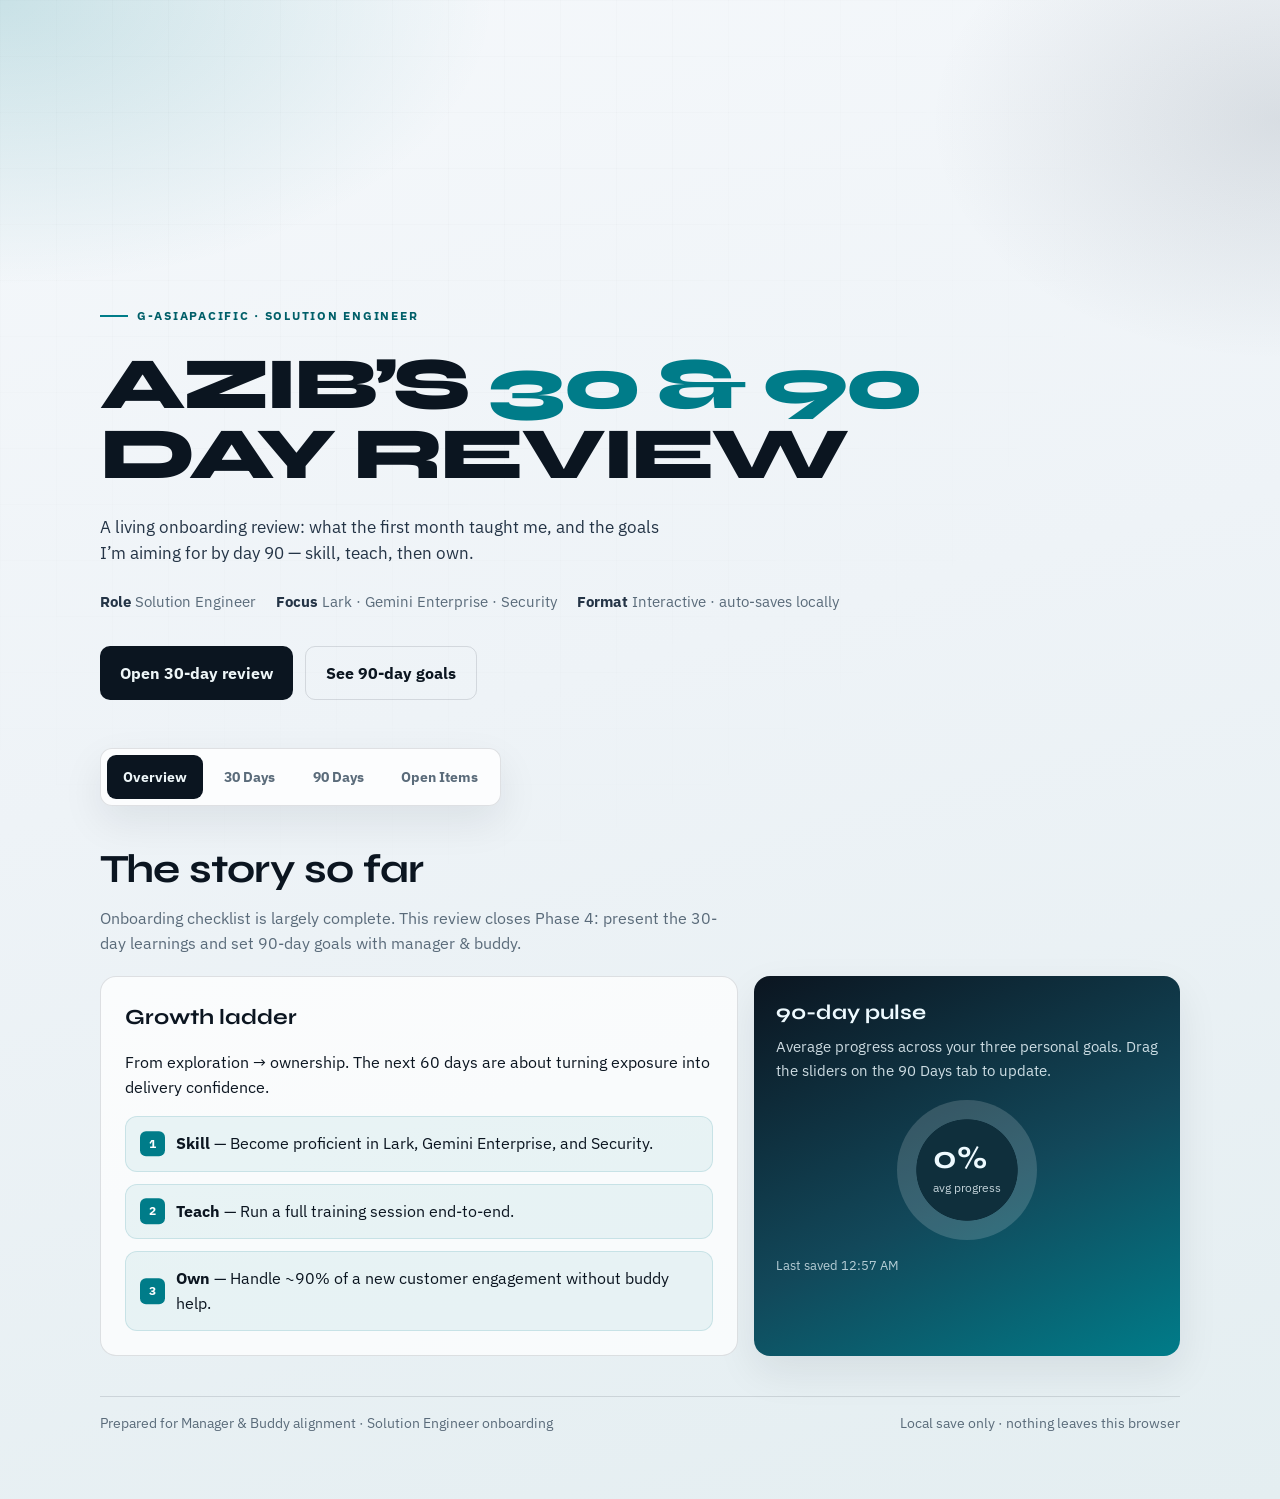
<file: index.html>
<!DOCTYPE html>
<html lang="en">
<head>
  <meta charset="UTF-8" />
  <meta name="viewport" content="width=device-width, initial-scale=1" />
  <title>Azib — 30 &amp; 90 Day Review</title>
  <link rel="preconnect" href="https://fonts.googleapis.com" />
  <link rel="preconnect" href="https://fonts.gstatic.com" crossorigin />
  <link href="https://fonts.googleapis.com/css2?family=IBM+Plex+Sans:wght@400;500;600;700&family=Syne:wght@600;700;800&display=swap" rel="stylesheet" />
  <style>
    :root {
      --ink: #0b1520;
      --ink-soft: #243446;
      --muted: #5a6b7a;
      --line: rgba(11, 21, 32, 0.12);
      --paper: #eef3f7;
      --surface: rgba(255, 255, 255, 0.72);
      --accent: #007c89;
      --accent-deep: #005f69;
      --signal: #e85d04;
      --good: #0f7a4c;
      --shadow: 0 16px 40px rgba(11, 21, 32, 0.08);
      --radius: 16px;
      --font-display: "Syne", sans-serif;
      --font-body: "IBM Plex Sans", sans-serif;
    }

    * { box-sizing: border-box; }
    html { scroll-behavior: smooth; }
    body {
      margin: 0;
      color: var(--ink);
      font-family: var(--font-body);
      background:
        radial-gradient(900px 520px at 0% 0%, rgba(0, 124, 137, 0.18), transparent 55%),
        radial-gradient(700px 480px at 100% 8%, rgba(36, 52, 70, 0.12), transparent 50%),
        linear-gradient(165deg, #f5f8fb 0%, var(--paper) 45%, #e4eef1 100%);
      min-height: 100vh;
      line-height: 1.55;
    }

    body::before {
      content: "";
      position: fixed;
      inset: 0;
      pointer-events: none;
      opacity: 0.4;
      background-image:
        linear-gradient(rgba(11, 21, 32, 0.035) 1px, transparent 1px),
        linear-gradient(90deg, rgba(11, 21, 32, 0.035) 1px, transparent 1px);
      background-size: 56px 56px;
      mask-image: radial-gradient(circle at 30% 20%, black 20%, transparent 75%);
    }

    .wrap {
      width: min(1080px, calc(100% - 2rem));
      margin: 0 auto;
      padding: 1.25rem 0 4rem;
      position: relative;
      z-index: 1;
    }

    /* Hero */
    .hero {
      min-height: min(88vh, 720px);
      display: grid;
      align-content: end;
      gap: 1.5rem;
      padding: 2rem 0 2.5rem;
      animation: rise 0.8s ease both;
    }

    .eyebrow {
      display: inline-flex;
      align-items: center;
      gap: 0.55rem;
      color: var(--accent-deep);
      font-size: 0.78rem;
      font-weight: 700;
      letter-spacing: 0.14em;
      text-transform: uppercase;
    }

    .eyebrow::before {
      content: "";
      width: 28px;
      height: 2px;
      background: var(--accent);
    }

    .hero h1 {
      margin: 0;
      font-family: var(--font-display);
      font-size: clamp(2.6rem, 7vw, 4.6rem);
      line-height: 0.95;
      letter-spacing: -0.045em;
      font-weight: 800;
      max-width: 12ch;
      text-transform: uppercase;
    }

    .hero h1 span {
      color: var(--accent);
    }

    .hero-lead {
      margin: 0;
      max-width: 36rem;
      font-size: 1.08rem;
      color: var(--ink-soft);
    }

    .hero-actions {
      display: flex;
      flex-wrap: wrap;
      gap: 0.75rem;
      margin-top: 0.5rem;
    }

    .btn {
      appearance: none;
      border: none;
      cursor: pointer;
      font: inherit;
      font-weight: 700;
      border-radius: 10px;
      padding: 0.85rem 1.25rem;
      transition: transform 0.2s ease, background 0.2s ease, color 0.2s ease, border-color 0.2s ease;
    }

    .btn:hover { transform: translateY(-1px); }
    .btn:active { transform: translateY(0); }

    .btn-primary {
      background: var(--ink);
      color: #eef6f8;
    }

    .btn-primary:hover { background: var(--accent-deep); }

    .btn-ghost {
      background: transparent;
      color: var(--ink);
      border: 1px solid var(--line);
    }

    .btn-ghost:hover {
      border-color: var(--accent);
      color: var(--accent-deep);
    }

    .meta-row {
      display: flex;
      flex-wrap: wrap;
      gap: 0.75rem 1.25rem;
      color: var(--muted);
      font-size: 0.92rem;
    }

    .meta-row strong { color: var(--ink-soft); font-weight: 700; }

    /* Sticky nav */
    .nav {
      position: sticky;
      top: 0.75rem;
      z-index: 20;
      display: flex;
      gap: 0.35rem;
      padding: 0.35rem;
      border-radius: 12px;
      background: rgba(255, 255, 255, 0.82);
      border: 1px solid var(--line);
      backdrop-filter: blur(14px);
      box-shadow: var(--shadow);
      width: fit-content;
      max-width: 100%;
      overflow-x: auto;
      margin: 0.5rem 0 2rem;
      animation: rise 0.9s ease 0.1s both;
    }

    .nav button {
      appearance: none;
      border: none;
      background: transparent;
      color: var(--muted);
      font: inherit;
      font-weight: 700;
      font-size: 0.9rem;
      padding: 0.7rem 1rem;
      border-radius: 9px;
      cursor: pointer;
      white-space: nowrap;
      transition: background 0.2s ease, color 0.2s ease;
    }

    .nav button[aria-selected="true"] {
      background: var(--ink);
      color: #eef6f8;
    }

    .nav button:hover:not([aria-selected="true"]) {
      color: var(--ink);
      background: rgba(19, 34, 28, 0.05);
    }

    section.panel {
      display: none;
      animation: fadeUp 0.45s ease both;
    }

    section.panel.active { display: block; }

    .section-head {
      margin-bottom: 1.25rem;
    }

    .section-head h2 {
      margin: 0 0 0.4rem;
      font-family: var(--font-display);
      font-size: clamp(1.8rem, 3.5vw, 2.5rem);
      letter-spacing: -0.02em;
    }

    .section-head p {
      margin: 0;
      color: var(--muted);
      max-width: 40rem;
    }

    /* Overview */
    .overview-grid {
      display: grid;
      grid-template-columns: 1.2fr 0.8fr;
      gap: 1rem;
    }

    @media (max-width: 820px) {
      .overview-grid { grid-template-columns: 1fr; }
    }

    .story {
      padding: 1.5rem;
      border-radius: var(--radius);
      background: var(--surface);
      border: 1px solid var(--line);
      backdrop-filter: blur(8px);
    }

    .story h3 {
      margin: 0 0 0.75rem;
      font-family: var(--font-display);
      font-size: 1.35rem;
    }

    .ladder {
      display: grid;
      gap: 0.75rem;
      margin: 1rem 0 0;
      padding: 0;
      list-style: none;
      counter-reset: step;
    }

    .ladder li {
      position: relative;
      padding: 0.9rem 1rem 0.9rem 3.1rem;
      border-radius: 12px;
      background: rgba(0, 124, 137, 0.07);
      border: 1px solid rgba(0, 124, 137, 0.14);
      counter-increment: step;
    }

    .ladder li::before {
      content: counter(step);
      position: absolute;
      left: 0.85rem;
      top: 50%;
      transform: translateY(-50%);
      width: 1.6rem;
      height: 1.6rem;
      border-radius: 6px;
      display: grid;
      place-items: center;
      background: var(--accent);
      color: white;
      font-size: 0.78rem;
      font-weight: 800;
    }

    .progress-box {
      padding: 1.35rem;
      border-radius: var(--radius);
      background: linear-gradient(155deg, #0b1520 0%, #12485a 55%, #007c89 100%);
      color: #eefaff;
      box-shadow: var(--shadow);
    }

    .progress-box h3 {
      margin: 0 0 0.35rem;
      font-family: var(--font-display);
      font-size: 1.3rem;
    }

    .progress-box p {
      margin: 0 0 1.1rem;
      opacity: 0.85;
      font-size: 0.95rem;
    }

    .ring-wrap {
      display: grid;
      place-items: center;
      margin: 0.5rem 0 1rem;
    }

    .ring {
      --p: 0;
      width: 140px;
      height: 140px;
      border-radius: 50%;
      background:
        radial-gradient(closest-side, #0f2f3c 72%, transparent 73% 100%),
        conic-gradient(#7fe0ea calc(var(--p) * 1%), rgba(255,255,255,0.16) 0);
      display: grid;
      place-items: center;
      transition: background 0.4s ease;
    }

    .ring strong {
      font-family: var(--font-display);
      font-size: 2rem;
      line-height: 1;
    }

    .ring span {
      display: block;
      font-size: 0.75rem;
      opacity: 0.8;
      margin-top: 0.25rem;
      text-align: center;
    }

    .save-note {
      font-size: 0.8rem;
      opacity: 0.75;
    }

    /* Accordion / interactive items */
    .stack { display: grid; gap: 0.75rem; }

    details.item {
      border-radius: 16px;
      background: var(--surface);
      border: 1px solid var(--line);
      overflow: hidden;
      transition: border-color 0.2s ease, transform 0.2s ease;
    }

    details.item[open] {
      border-color: rgba(0, 124, 137, 0.4);
    }

    details.item summary {
      list-style: none;
      cursor: pointer;
      padding: 1.1rem 1.2rem;
      display: grid;
      grid-template-columns: auto 1fr auto;
      gap: 0.85rem;
      align-items: center;
      font-weight: 700;
    }

    details.item summary::-webkit-details-marker { display: none; }

    .tag {
      font-size: 0.68rem;
      font-weight: 800;
      letter-spacing: 0.08em;
      text-transform: uppercase;
      color: var(--accent-deep);
      background: rgba(0, 124, 137, 0.12);
      padding: 0.35rem 0.55rem;
      border-radius: 6px;
    }

    .tag.warm {
      color: #9a3d00;
      background: rgba(232, 93, 4, 0.12);
    }

    .chev {
      width: 1.6rem;
      height: 1.6rem;
      border-radius: 50%;
      border: 1px solid var(--line);
      display: grid;
      place-items: center;
      transition: transform 0.25s ease;
      color: var(--muted);
      font-size: 0.85rem;
    }

    details.item[open] .chev { transform: rotate(180deg); }

    .item-body {
      padding: 0 1.2rem 1.2rem 1.2rem;
      color: var(--ink-soft);
      border-top: 1px solid transparent;
    }

    details.item[open] .item-body {
      border-top-color: var(--line);
      padding-top: 1rem;
    }

    .item-body textarea,
    .goal-note {
      width: 100%;
      margin-top: 0.75rem;
      min-height: 88px;
      resize: vertical;
      border-radius: 12px;
      border: 1px solid var(--line);
      background: rgba(255,255,255,0.7);
      padding: 0.8rem 0.9rem;
      font: inherit;
      color: var(--ink);
    }

    .item-body textarea:focus,
    .goal-note:focus,
    .range:focus-visible {
      outline: 2px solid rgba(0, 124, 137, 0.4);
      outline-offset: 2px;
    }

    /* Goals */
    .goal {
      padding: 1.25rem;
      border-radius: var(--radius);
      background: var(--surface);
      border: 1px solid var(--line);
    }

    .goal-top {
      display: flex;
      justify-content: space-between;
      gap: 1rem;
      align-items: flex-start;
      margin-bottom: 0.85rem;
    }

    .goal h3 {
      margin: 0;
      font-family: var(--font-display);
      font-size: 1.35rem;
    }

    .goal .pct {
      font-family: var(--font-display);
      font-size: 1.5rem;
      color: var(--accent-deep);
      min-width: 3.5rem;
      text-align: right;
    }

    .goal p {
      margin: 0 0 1rem;
      color: var(--muted);
    }

    .criteria {
      margin: 0 0 1rem;
      padding-left: 1.1rem;
      color: var(--ink-soft);
    }

    .criteria li { margin: 0.25rem 0; }

    .range {
      width: 100%;
      accent-color: var(--accent);
      cursor: pointer;
    }

    .goal-meta {
      display: flex;
      justify-content: space-between;
      margin-top: 0.35rem;
      font-size: 0.8rem;
      color: var(--muted);
    }

    /* Checklist */
    .check-list {
      display: grid;
      gap: 0.65rem;
    }

    .check {
      display: grid;
      grid-template-columns: auto 1fr;
      gap: 0.85rem;
      align-items: start;
      padding: 1rem 1.1rem;
      border-radius: 14px;
      background: var(--surface);
      border: 1px solid var(--line);
      cursor: pointer;
      transition: border-color 0.2s ease, background 0.2s ease;
    }

    .check:hover { border-color: rgba(0, 124, 137, 0.35); }

    .check input {
      width: 1.15rem;
      height: 1.15rem;
      margin-top: 0.15rem;
      accent-color: var(--accent);
      cursor: pointer;
    }

    .check.done {
      background: rgba(31, 122, 77, 0.08);
      border-color: rgba(31, 122, 77, 0.22);
    }

    .check.done .check-title {
      text-decoration: line-through;
      opacity: 0.7;
    }

    .check-title {
      font-weight: 700;
      margin: 0 0 0.2rem;
    }

    .check-desc {
      margin: 0;
      color: var(--muted);
      font-size: 0.92rem;
    }

    .toolbar {
      display: flex;
      flex-wrap: wrap;
      gap: 0.6rem;
      margin-top: 1.5rem;
    }

    .toast {
      position: fixed;
      bottom: 1.25rem;
      right: 1.25rem;
      background: var(--ink);
      color: #eef6f8;
      padding: 0.75rem 1rem;
      border-radius: 10px;
      font-size: 0.9rem;
      font-weight: 600;
      opacity: 0;
      transform: translateY(8px);
      pointer-events: none;
      transition: opacity 0.25s ease, transform 0.25s ease;
      z-index: 50;
    }

    .toast.show {
      opacity: 1;
      transform: translateY(0);
    }

    footer {
      margin-top: 2.5rem;
      padding-top: 1rem;
      border-top: 1px solid var(--line);
      color: var(--muted);
      font-size: 0.85rem;
      display: flex;
      justify-content: space-between;
      gap: 1rem;
      flex-wrap: wrap;
    }

    @keyframes rise {
      from { opacity: 0; transform: translateY(18px); }
      to { opacity: 1; transform: translateY(0); }
    }

    @keyframes fadeUp {
      from { opacity: 0; transform: translateY(10px); }
      to { opacity: 1; transform: translateY(0); }
    }

    @media print {
      body::before, .nav, .toolbar, .toast, .hero-actions { display: none !important; }
      .hero { min-height: auto; padding-bottom: 1rem; }
      section.panel { display: block !important; page-break-inside: avoid; margin-bottom: 1.5rem; }
      details.item { break-inside: avoid; }
      details.item[open] .item-body, .item-body { display: block !important; }
    }
  </style>
</head>
<body>
  <div class="wrap">
    <header class="hero">
      <div class="eyebrow">G-Asiapacific · Solution Engineer</div>
      <h1>Azib’s <span>30 &amp; 90</span> day review</h1>
      <p class="hero-lead">
        A living onboarding review: what the first month taught me, and the goals I’m aiming for by day 90 — skill, teach, then own.
      </p>
      <div class="meta-row">
        <div><strong>Role</strong> Solution Engineer</div>
        <div><strong>Focus</strong> Lark · Gemini Enterprise · Security</div>
        <div><strong>Format</strong> Interactive · auto-saves locally</div>
      </div>
      <div class="hero-actions">
        <button class="btn btn-primary" type="button" data-jump="thirty">Open 30-day review</button>
        <button class="btn btn-ghost" type="button" data-jump="ninety">See 90-day goals</button>
      </div>
    </header>

    <nav class="nav" role="tablist" aria-label="Review sections">
      <button type="button" role="tab" aria-selected="true" data-tab="overview">Overview</button>
      <button type="button" role="tab" aria-selected="false" data-tab="thirty">30 Days</button>
      <button type="button" role="tab" aria-selected="false" data-tab="ninety">90 Days</button>
      <button type="button" role="tab" aria-selected="false" data-tab="open">Open Items</button>
    </nav>

    <section id="overview" class="panel active" role="tabpanel">
      <div class="section-head">
        <h2>The story so far</h2>
        <p>Onboarding checklist is largely complete. This review closes Phase 4: present the 30-day learnings and set 90-day goals with manager &amp; buddy.</p>
      </div>
      <div class="overview-grid">
        <div class="story">
          <h3>Growth ladder</h3>
          <p>From exploration → ownership. The next 60 days are about turning exposure into delivery confidence.</p>
          <ol class="ladder">
            <li><strong>Skill</strong> — Become proficient in Lark, Gemini Enterprise, and Security.</li>
            <li><strong>Teach</strong> — Run a full training session end-to-end.</li>
            <li><strong>Own</strong> — Handle ~90% of a new customer engagement without buddy help.</li>
          </ol>
        </div>
        <aside class="progress-box">
          <h3>90-day pulse</h3>
          <p>Average progress across your three personal goals. Drag the sliders on the 90 Days tab to update.</p>
          <div class="ring-wrap">
            <div class="ring" id="avgRing" style="--p: 0">
              <div>
                <strong id="avgPct">0%</strong>
                <span>avg progress</span>
              </div>
            </div>
          </div>
          <div class="save-note" id="saveStatus">Progress saves in this browser.</div>
        </aside>
      </div>
    </section>

    <section id="thirty" class="panel" role="tabpanel">
      <div class="section-head">
        <h2>30-day review</h2>
        <p>What I learned, one challenge, one idea — plus thanks to my buddy. Expand each point and add notes before presenting.</p>
      </div>
      <div class="stack">
        <details class="item" open>
          <summary>
            <span class="tag">Learned</span>
            <span>Adapt fast or fall behind</span>
            <span class="chev" aria-hidden="true">▾</span>
          </summary>
          <div class="item-body">
            <p>The pace of SE work is high. Staying curious and adjusting quickly isn’t optional — it’s the job. Month one was about absorbing Lark, Gemini Enterprise, and Security while keeping pace with live customer work.</p>
            <label for="note-adapt"><strong>My example / notes</strong></label>
            <textarea id="note-adapt" data-key="note-adapt" placeholder="Add one concrete moment where you adapted quickly…"></textarea>
          </div>
        </details>

        <details class="item">
          <summary>
            <span class="tag">Learned</span>
            <span>Deep exploration: Lark + GE + Security</span>
            <span class="chev" aria-hidden="true">▾</span>
          </summary>
          <div class="item-body">
            <p><strong>Can do now:</strong> Lark admin fundamentals, demo env setup, Base basics, migration practice, support cases, certification progress, customer call participation.</p>
            <p><strong>Still building:</strong> GWS Security Health Checklist depth, Gemini Enterprise demo confidence.</p>
            <label for="note-explore"><strong>Highlight one win</strong></label>
            <textarea id="note-explore" data-key="note-explore" placeholder="e.g. first independent ticket, demo env, certification…"></textarea>
          </div>
        </details>

        <details class="item">
          <summary>
            <span class="tag warm">People</span>
            <span>Grateful for a helpful buddy</span>
            <span class="chev" aria-hidden="true">▾</span>
          </summary>
          <div class="item-body">
            <p>Buddy support accelerated the learning curve — especially on live deployments, ticket handling, and understanding how we work with customers day to day.</p>
            <label for="note-buddy"><strong>What my buddy unlocked for me</strong></label>
            <textarea id="note-buddy" data-key="note-buddy" placeholder="Be specific — shadowing, feedback, a tough ticket walkthrough…"></textarea>
          </div>
        </details>

        <details class="item">
          <summary>
            <span class="tag warm">Challenge</span>
            <span>Communications must level up</span>
            <span class="chev" aria-hidden="true">▾</span>
          </summary>
          <div class="item-body">
            <p>Technical skill alone isn’t enough. Clear updates to manager, crisp customer explanations, and confident call presence are the next muscle to build.</p>
            <label for="note-coms"><strong>My action for next 60 days</strong></label>
            <textarea id="note-coms" data-key="note-coms" placeholder="e.g. weekly written updates, rehearse demos, ask for feedback after calls…"></textarea>
          </div>
        </details>

        <details class="item">
          <summary>
            <span class="tag">Idea</span>
            <span>First innovation seed</span>
            <span class="chev" aria-hidden="true">▾</span>
          </summary>
          <div class="item-body">
            <p>Checklist item still open: submit a Lark innovation idea — use case, Base workflow, or automation proposal.</p>
            <label for="note-idea"><strong>Innovation idea draft</strong></label>
            <textarea id="note-idea" data-key="note-idea" placeholder="Describe the problem, who it helps, and a simple Lark/Base approach…"></textarea>
          </div>
        </details>
      </div>
    </section>

    <section id="ninety" class="panel" role="tabpanel">
      <div class="section-head">
        <h2>90-day personal goals</h2>
        <p>Three measurable targets. Drag each slider as you progress — it updates the overview ring and saves locally.</p>
      </div>
      <div class="stack">
        <article class="goal" data-goal="skill">
          <div class="goal-top">
            <h3>1. Proficient in Lark + GE + Security</h3>
            <div class="pct" data-pct>0%</div>
          </div>
          <p>Move from exploration to reliable delivery confidence across the stack.</p>
          <ul class="criteria">
            <li>Close remaining Security Health Checklist practice</li>
            <li>Deliver a 5-min internal GWS AI / Gemini feature demo</li>
            <li>Handle common Lark + Security scenarios with less buddy backup</li>
          </ul>
          <input class="range" type="range" min="0" max="100" step="5" value="0" aria-label="Skill goal progress" />
          <div class="goal-meta"><span>Just started</span><span>Proficient</span></div>
          <textarea class="goal-note" data-key="goal-skill-note" placeholder="Milestones / evidence…"></textarea>
        </article>

        <article class="goal" data-goal="teach">
          <div class="goal-top">
            <h3>2. Conduct training A → Z</h3>
            <div class="pct" data-pct>0%</div>
          </div>
          <p>Own a full training delivery — prep, facilitate, follow-up — not just sit in.</p>
          <ul class="criteria">
            <li>Scope: first delivery as internal enablement or customer workshop</li>
            <li>Prepare agenda, demo env, and handout/runbook</li>
            <li>Facilitate end-to-end and collect feedback</li>
          </ul>
          <input class="range" type="range" min="0" max="100" step="5" value="0" aria-label="Training goal progress" />
          <div class="goal-meta"><span>Observing</span><span>Leading solo</span></div>
          <textarea class="goal-note" data-key="goal-teach-note" placeholder="Which training first? Target date…"></textarea>
        </article>

        <article class="goal" data-goal="own">
          <div class="goal-top">
            <h3>3. Own new customers ~90% without buddy</h3>
            <div class="pct" data-pct>0%</div>
          </div>
          <p>Be the primary technical owner for a new engagement, escalating only when needed.</p>
          <ul class="criteria">
            <li>Lead discovery / setup / support for the majority of the engagement</li>
            <li>Buddy as backup for edge cases &amp; commercial/escalation paths</li>
            <li>Document what “90%” looks like with manager alignment</li>
          </ul>
          <input class="range" type="range" min="0" max="100" step="5" value="0" aria-label="Ownership goal progress" />
          <div class="goal-meta"><span>Buddy-led</span><span>~90% independent</span></div>
          <textarea class="goal-note" data-key="goal-own-note" placeholder="Customer / engagement notes…"></textarea>
        </article>
      </div>
    </section>

    <section id="open" class="panel" role="tabpanel">
      <div class="section-head">
        <h2>Still open from checklist</h2>
        <p>Tick these off as you close them. They feed into a strong 30-day presentation and a clean path into day 90.</p>
      </div>
      <div class="check-list">
        <label class="check">
          <input type="checkbox" data-key="chk-security" />
          <div>
            <p class="check-title">Google Admin Security Health Checklist</p>
            <p class="check-desc">Complete for a sample customer environment.</p>
          </div>
        </label>
        <label class="check">
          <input type="checkbox" data-key="chk-demo" />
          <div>
            <p class="check-title">5-minute internal GWS AI feature demo</p>
            <p class="check-desc">Prepare and present one Gemini / Workspace AI feature to the team.</p>
          </div>
        </label>
        <label class="check">
          <input type="checkbox" data-key="chk-innovation" />
          <div>
            <p class="check-title">Submit first Lark innovation idea</p>
            <p class="check-desc">Use case, Base workflow, or automation proposal.</p>
          </div>
        </label>
        <label class="check">
          <input type="checkbox" data-key="chk-30review" />
          <div>
            <p class="check-title">Present 30-day review to Manager &amp; Buddy</p>
            <p class="check-desc">Learned · challenge · idea.</p>
          </div>
        </label>
        <label class="check">
          <input type="checkbox" data-key="chk-90goals" />
          <div>
            <p class="check-title">Align 90-day personal goals with Manager &amp; Buddy</p>
            <p class="check-desc">Get explicit buy-in on success criteria.</p>
          </div>
        </label>
      </div>

      <div class="toolbar">
        <button class="btn btn-primary" type="button" id="btnPrint">Print / Save as PDF</button>
        <button class="btn btn-ghost" type="button" id="btnReset">Reset saved progress</button>
      </div>
    </section>

    <footer>
      <div>Prepared for Manager &amp; Buddy alignment · Solution Engineer onboarding</div>
      <div>Local save only · nothing leaves this browser</div>
    </footer>
  </div>

  <div class="toast" id="toast" role="status" aria-live="polite">Saved</div>

  <script>
    const STORAGE_KEY = "azib-se-review-v1";
    const toast = document.getElementById("toast");
    let toastTimer;

    function load() {
      try {
        return JSON.parse(localStorage.getItem(STORAGE_KEY) || "{}");
      } catch {
        return {};
      }
    }

    function save(partial) {
      const next = { ...load(), ...partial };
      localStorage.setItem(STORAGE_KEY, JSON.stringify(next));
      toast.classList.add("show");
      clearTimeout(toastTimer);
      toastTimer = setTimeout(() => toast.classList.remove("show"), 1100);
      document.getElementById("saveStatus").textContent =
        "Last saved " + new Date().toLocaleTimeString([], { hour: "2-digit", minute: "2-digit" });
      return next;
    }

    function setTab(id) {
      document.querySelectorAll(".nav button").forEach((btn) => {
        btn.setAttribute("aria-selected", String(btn.dataset.tab === id));
      });
      document.querySelectorAll("section.panel").forEach((panel) => {
        panel.classList.toggle("active", panel.id === id);
      });
      history.replaceState(null, "", "#" + id);
    }

    document.querySelectorAll(".nav button").forEach((btn) => {
      btn.addEventListener("click", () => setTab(btn.dataset.tab));
    });

    document.querySelectorAll("[data-jump]").forEach((btn) => {
      btn.addEventListener("click", () => {
        setTab(btn.dataset.jump);
        window.scrollTo({ top: document.querySelector(".nav").offsetTop - 12, behavior: "smooth" });
      });
    });

    function updateAvg() {
      const goals = [...document.querySelectorAll(".goal .range")];
      const avg = goals.length
        ? Math.round(goals.reduce((sum, el) => sum + Number(el.value), 0) / goals.length)
        : 0;
      document.getElementById("avgRing").style.setProperty("--p", avg);
      document.getElementById("avgPct").textContent = avg + "%";
    }

    function bindGoal(goalEl) {
      const range = goalEl.querySelector(".range");
      const pct = goalEl.querySelector("[data-pct]");
      const key = "goal-" + goalEl.dataset.goal;

      const apply = (value) => {
        range.value = value;
        pct.textContent = value + "%";
      };

      range.addEventListener("input", () => {
        apply(range.value);
        save({ [key]: Number(range.value) });
        updateAvg();
      });

      return { key, apply };
    }

    const goalBindings = [...document.querySelectorAll(".goal")].map(bindGoal);

    document.querySelectorAll("textarea[data-key]").forEach((el) => {
      el.addEventListener("input", () => save({ [el.dataset.key]: el.value }));
    });

    document.querySelectorAll("input[type=checkbox][data-key]").forEach((el) => {
      const label = el.closest(".check");
      const sync = () => label.classList.toggle("done", el.checked);
      el.addEventListener("change", () => {
        sync();
        save({ [el.dataset.key]: el.checked });
      });
      el._sync = sync;
    });

    function hydrate() {
      const data = load();
      document.querySelectorAll("textarea[data-key]").forEach((el) => {
        if (data[el.dataset.key] != null) el.value = data[el.dataset.key];
      });
      document.querySelectorAll("input[type=checkbox][data-key]").forEach((el) => {
        el.checked = Boolean(data[el.dataset.key]);
        el._sync();
      });
      goalBindings.forEach(({ key, apply }) => {
        apply(data[key] ?? 0);
      });
      updateAvg();
      if (data._touched) {
        document.getElementById("saveStatus").textContent = "Restored from this browser.";
      }
      save({ _touched: true });
    }

    document.getElementById("btnPrint").addEventListener("click", () => {
      document.querySelectorAll("section.panel").forEach((p) => p.classList.add("active"));
      window.print();
      const current = (location.hash || "#overview").slice(1);
      setTab(current || "overview");
    });

    document.getElementById("btnReset").addEventListener("click", () => {
      if (!confirm("Clear all saved notes and progress on this device?")) return;
      localStorage.removeItem(STORAGE_KEY);
      location.hash = "overview";
      location.reload();
    });

    const initial = (location.hash || "#overview").slice(1);
    if (["overview", "thirty", "ninety", "open"].includes(initial)) setTab(initial);
    hydrate();
  </script>
</body>
</html>
</file>
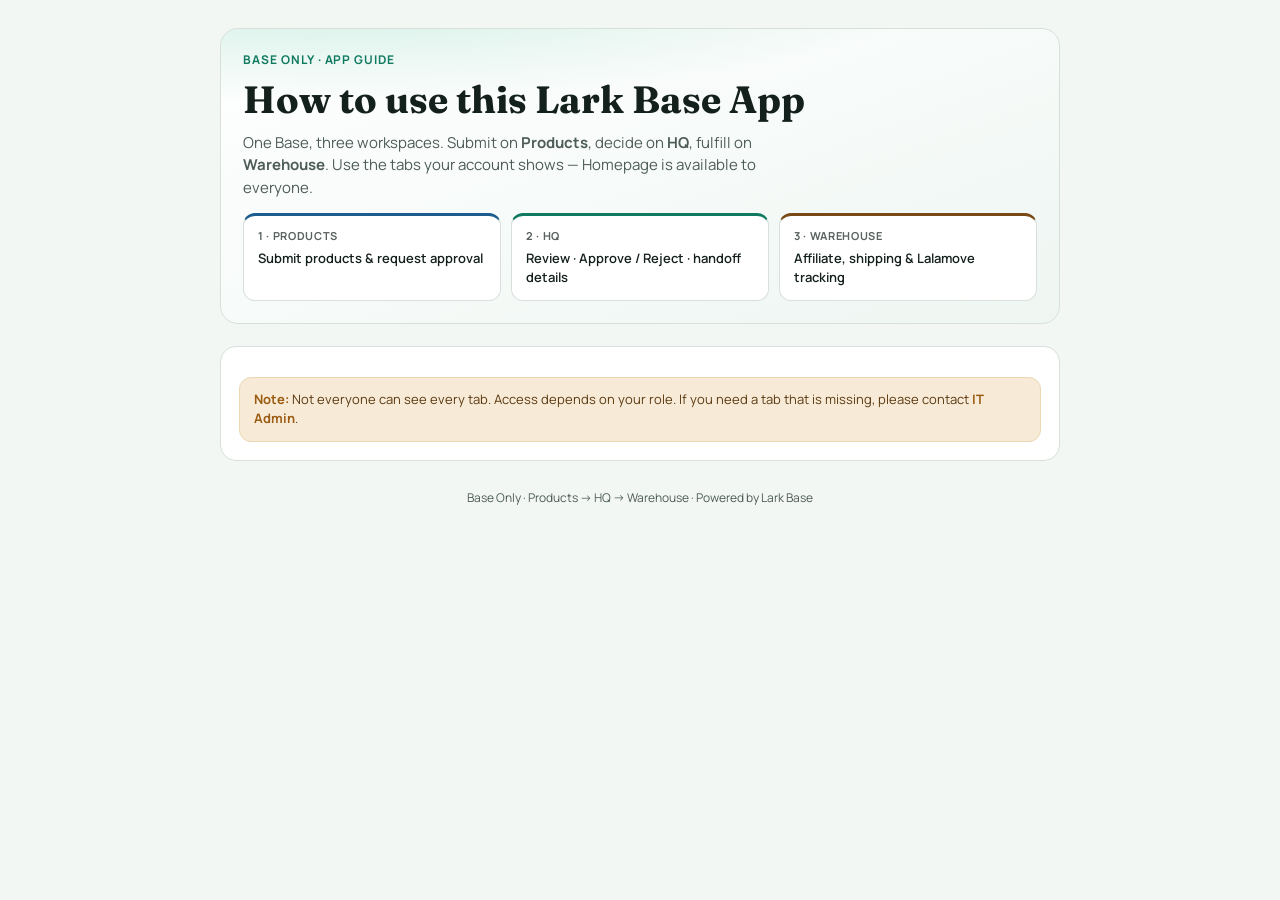
<file: base-only-guide/index.html>
<!DOCTYPE html>
<html lang="en">
<head>
  <meta charset="UTF-8" />
  <meta name="viewport" content="width=device-width, initial-scale=1" />
  <title>Base Only — How to use</title>
  <link rel="preconnect" href="https://fonts.googleapis.com" />
  <link rel="preconnect" href="https://fonts.gstatic.com" crossorigin />
  <link href="https://fonts.googleapis.com/css2?family=Fraunces:opsz,wght@9..144,560;9..144,700&family=Manrope:wght@400;500;600;700&display=swap" rel="stylesheet" />
  <link rel="stylesheet" href="./styles.css" />
</head>
<body data-page="home">
  <div class="wrap">
    <header>
      <div class="eyebrow">Base Only · App guide</div>
      <h1>How to use this Lark Base App</h1>
      <p class="lede">
        One Base, three workspaces. Submit on <strong>Products</strong>, decide on
        <strong>HQ</strong>, fulfill on <strong>Warehouse</strong>. Use the tabs your account shows — Homepage is available to everyone.
      </p>
      <div class="flow" aria-label="Process flow">
        <div class="flow-step products"><span>1 · Products</span>Submit products &amp; request approval</div>
        <div class="flow-step hq"><span>2 · HQ</span>Review · Approve / Reject · handoff details</div>
        <div class="flow-step wh"><span>3 · Warehouse</span>Affiliate, shipping &amp; Lalamove tracking</div>
      </div>
    </header>

    <section>
      <div class="tip">
        <strong>Note:</strong> Not everyone can see every tab. Access depends on your role.
        If you need a tab that is missing, please contact <strong>IT Admin</strong>.
      </div>
    </section>

    <footer>Base Only · Products → HQ → Warehouse · Powered by Lark Base</footer>
  </div>
</body>
</html>
</file>
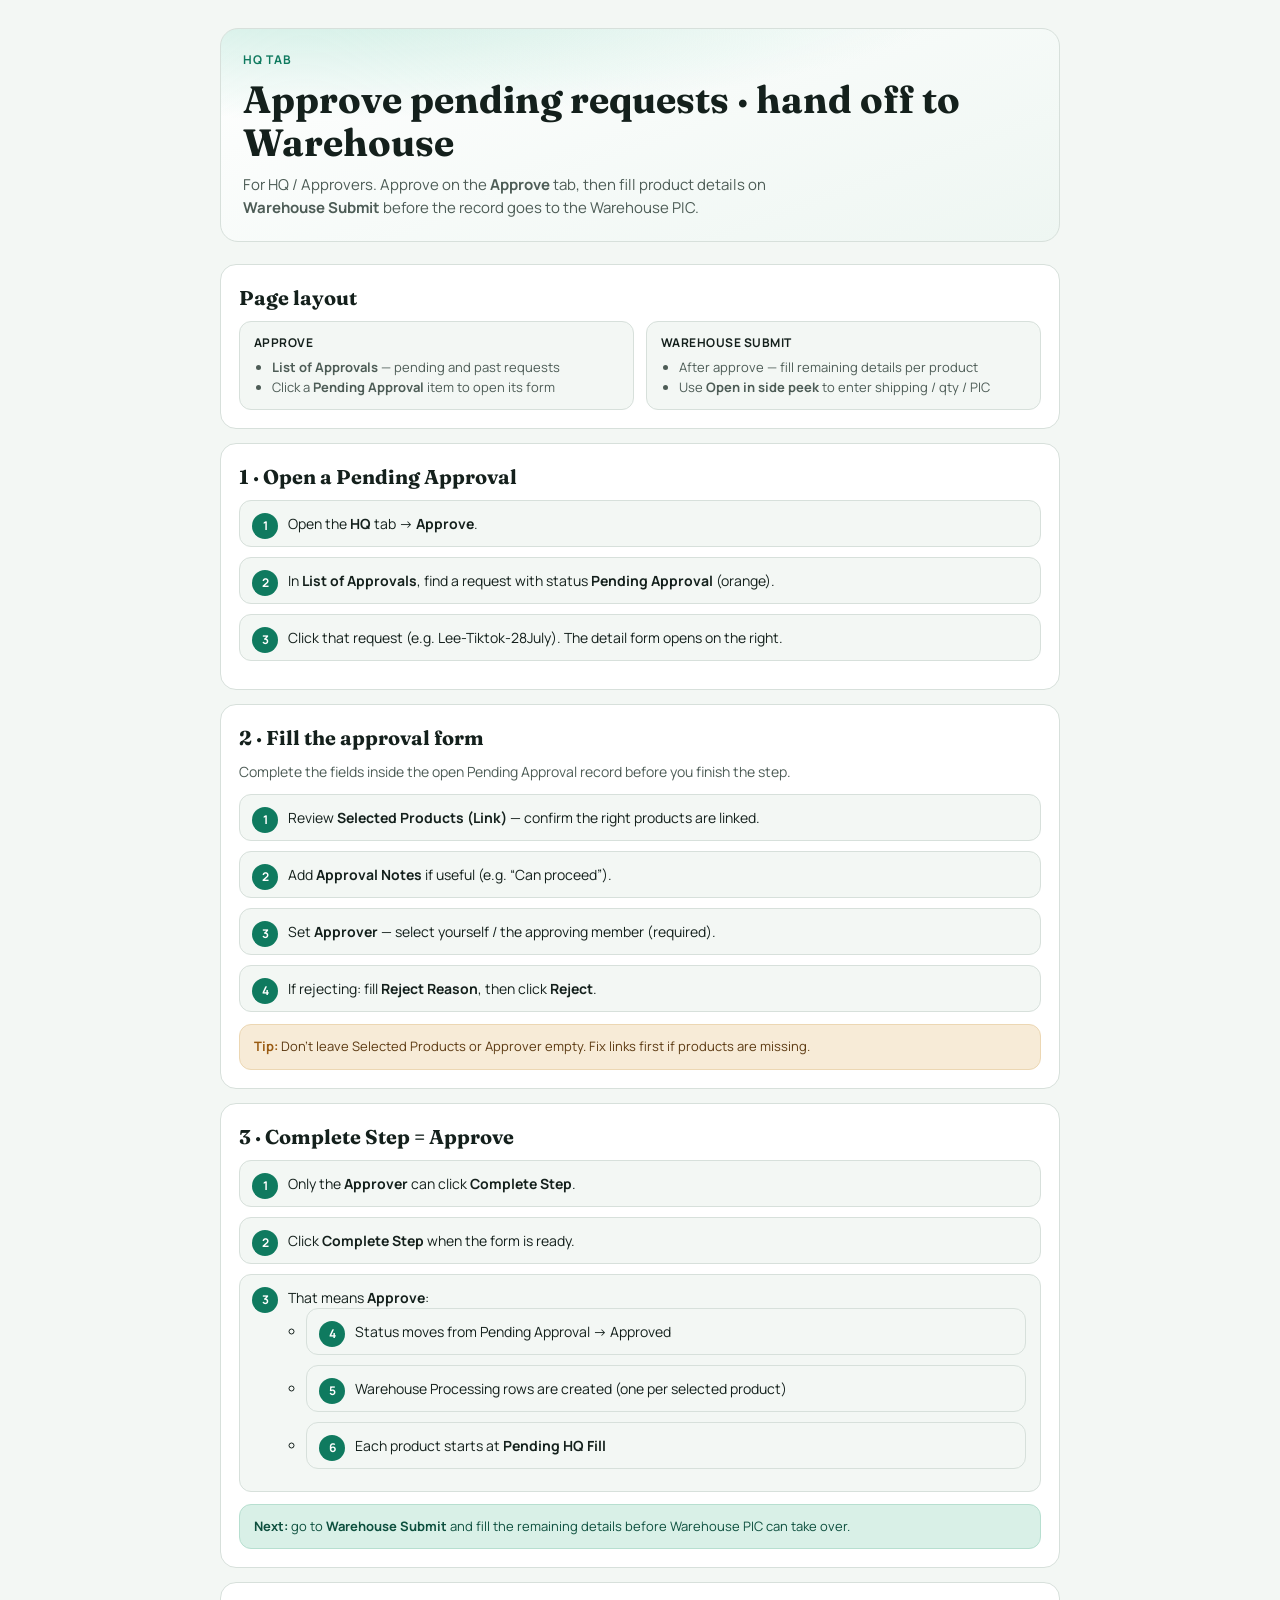
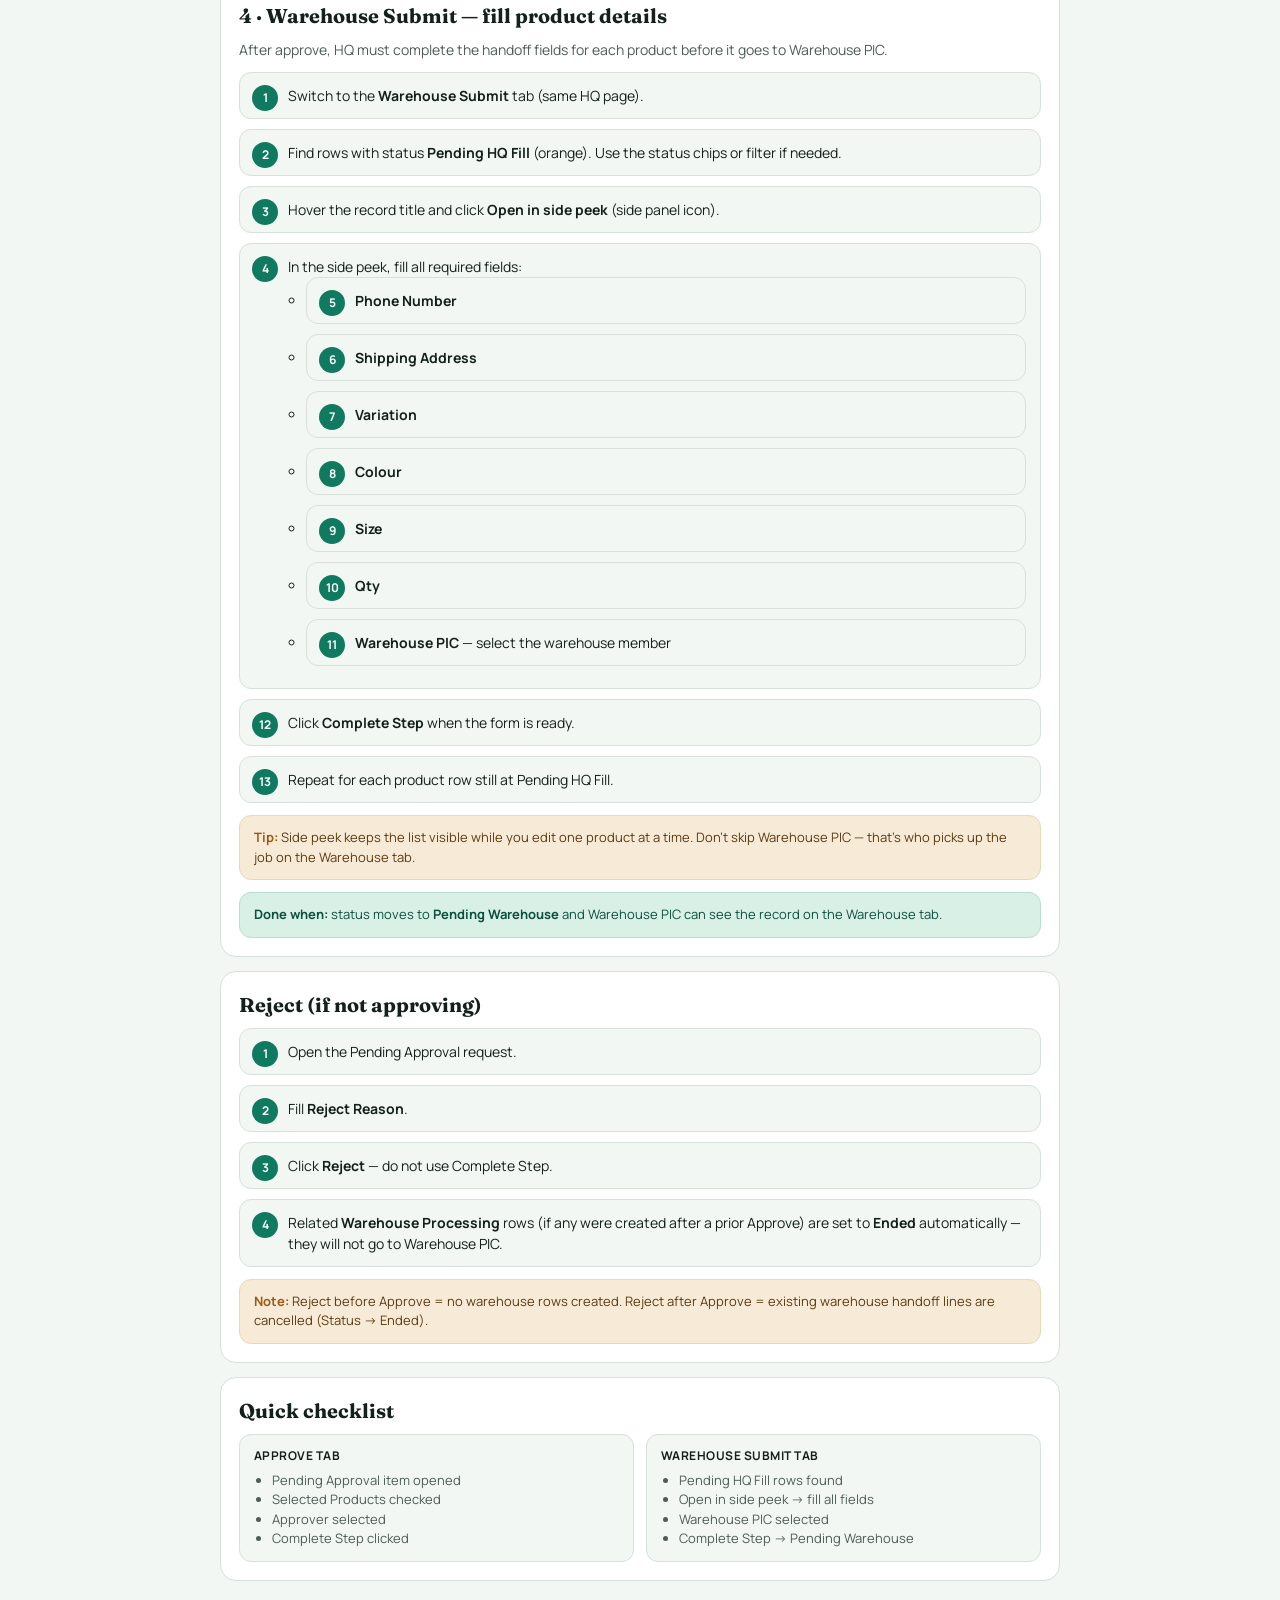
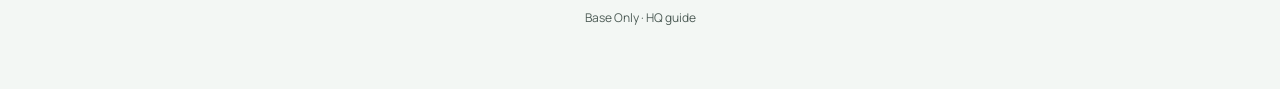
<file: base-only-guide/hq.html>
<!DOCTYPE html>
<html lang="en">
<head>
  <meta charset="UTF-8" />
  <meta name="viewport" content="width=device-width, initial-scale=1" />
  <title>HQ guide — Base Only</title>
  <link rel="preconnect" href="https://fonts.googleapis.com" />
  <link rel="preconnect" href="https://fonts.gstatic.com" crossorigin />
  <link href="https://fonts.googleapis.com/css2?family=Fraunces:opsz,wght@9..144,560;9..144,700&family=Manrope:wght@400;500;600;700&display=swap" rel="stylesheet" />
  <link rel="stylesheet" href="./styles.css" />
</head>
<body data-page="hq">
  <div class="wrap">
    <header class="theme-hq">
      <div class="eyebrow">HQ tab</div>
      <h1>Approve pending requests · hand off to Warehouse</h1>
      <p class="lede">
        For HQ / Approvers. Approve on the <strong>Approve</strong> tab, then fill product details on
        <strong>Warehouse Submit</strong> before the record goes to the Warehouse PIC.
      </p>
    </header>

    <section>
      <h2>Page layout</h2>
      <div class="grid-2">
        <div class="box">
          <h3>Approve</h3>
          <ul>
            <li><strong>List of Approvals</strong> — pending and past requests</li>
            <li>Click a <strong>Pending Approval</strong> item to open its form</li>
          </ul>
        </div>
        <div class="box">
          <h3>Warehouse Submit</h3>
          <ul>
            <li>After approve — fill remaining details per product</li>
            <li>Use <strong>Open in side peek</strong> to enter shipping / qty / PIC</li>
          </ul>
        </div>
      </div>
    </section>

    <section>
      <h2>1 · Open a Pending Approval</h2>
      <ol class="steps">
        <li>Open the <strong>HQ</strong> tab → <strong>Approve</strong>.</li>
        <li>In <strong>List of Approvals</strong>, find a request with status <strong>Pending Approval</strong> (orange).</li>
        <li>Click that request (e.g. Lee-Tiktok-28July). The detail form opens on the right.</li>
      </ol>
    </section>

    <section>
      <h2>2 · Fill the approval form</h2>
      <p class="who">Complete the fields inside the open Pending Approval record before you finish the step.</p>
      <ol class="steps">
        <li>Review <strong>Selected Products (Link)</strong> — confirm the right products are linked.</li>
        <li>Add <strong>Approval Notes</strong> if useful (e.g. “Can proceed”).</li>
        <li>Set <strong>Approver</strong> — select yourself / the approving member (required).</li>
        <li>If rejecting: fill <strong>Reject Reason</strong>, then click <strong>Reject</strong>.</li>
      </ol>
      <div class="tip"><strong>Tip:</strong> Don’t leave Selected Products or Approver empty. Fix links first if products are missing.</div>
    </section>

    <section>
      <h2>3 · Complete Step = Approve</h2>
      <ol class="steps">
        <li>Only the <strong>Approver</strong> can click <strong>Complete Step</strong>.</li>
        <li>Click <strong>Complete Step</strong> when the form is ready.</li>
        <li>That means <strong>Approve</strong>:
          <ul>
            <li>Status moves from Pending Approval → Approved</li>
            <li>Warehouse Processing rows are created (one per selected product)</li>
            <li>Each product starts at <strong>Pending HQ Fill</strong></li>
          </ul>
        </li>
      </ol>
      <div class="ok"><strong>Next:</strong> go to <strong>Warehouse Submit</strong> and fill the remaining details before Warehouse PIC can take over.</div>
    </section>

    <section>
      <h2>4 · Warehouse Submit — fill product details</h2>
      <p class="who">After approve, HQ must complete the handoff fields for each product before it goes to Warehouse PIC.</p>
      <ol class="steps">
        <li>Switch to the <strong>Warehouse Submit</strong> tab (same HQ page).</li>
        <li>Find rows with status <strong>Pending HQ Fill</strong> (orange). Use the status chips or filter if needed.</li>
        <li>Hover the record title and click <strong>Open in side peek</strong> (side panel icon).</li>
        <li>In the side peek, fill all required fields:
          <ul>
            <li><strong>Phone Number</strong></li>
            <li><strong>Shipping Address</strong></li>
            <li><strong>Variation</strong></li>
            <li><strong>Colour</strong></li>
            <li><strong>Size</strong></li>
            <li><strong>Qty</strong></li>
            <li><strong>Warehouse PIC</strong> — select the warehouse member</li>
          </ul>
        </li>
        <li>Click <strong>Complete Step</strong> when the form is ready.</li>
        <li>Repeat for each product row still at Pending HQ Fill.</li>
      </ol>
      <div class="tip"><strong>Tip:</strong> Side peek keeps the list visible while you edit one product at a time. Don’t skip Warehouse PIC — that’s who picks up the job on the Warehouse tab.</div>
      <div class="ok"><strong>Done when:</strong> status moves to <strong>Pending Warehouse</strong> and Warehouse PIC can see the record on the Warehouse tab.</div>
    </section>

    <section>
      <h2>Reject (if not approving)</h2>
      <ol class="steps">
        <li>Open the Pending Approval request.</li>
        <li>Fill <strong>Reject Reason</strong>.</li>
        <li>Click <strong>Reject</strong> — do not use Complete Step.</li>
        <li>Related <strong>Warehouse Processing</strong> rows (if any were created after a prior Approve) are set to <strong>Ended</strong> automatically — they will not go to Warehouse PIC.</li>
      </ol>
      <div class="tip"><strong>Note:</strong> Reject before Approve = no warehouse rows created. Reject after Approve = existing warehouse handoff lines are cancelled (Status → Ended).</div>
    </section>

    <section>
      <h2>Quick checklist</h2>
      <div class="grid-2">
        <div class="box">
          <h3>Approve tab</h3>
          <ul>
            <li>Pending Approval item opened</li>
            <li>Selected Products checked</li>
            <li>Approver selected</li>
            <li>Complete Step clicked</li>
          </ul>
        </div>
        <div class="box">
          <h3>Warehouse Submit tab</h3>
          <ul>
            <li>Pending HQ Fill rows found</li>
            <li>Open in side peek → fill all fields</li>
            <li>Warehouse PIC selected</li>
            <li>Complete Step → Pending Warehouse</li>
          </ul>
        </div>
      </div>
    </section>

    <footer>Base Only · HQ guide</footer>
  </div>
</body>
</html>
</file>
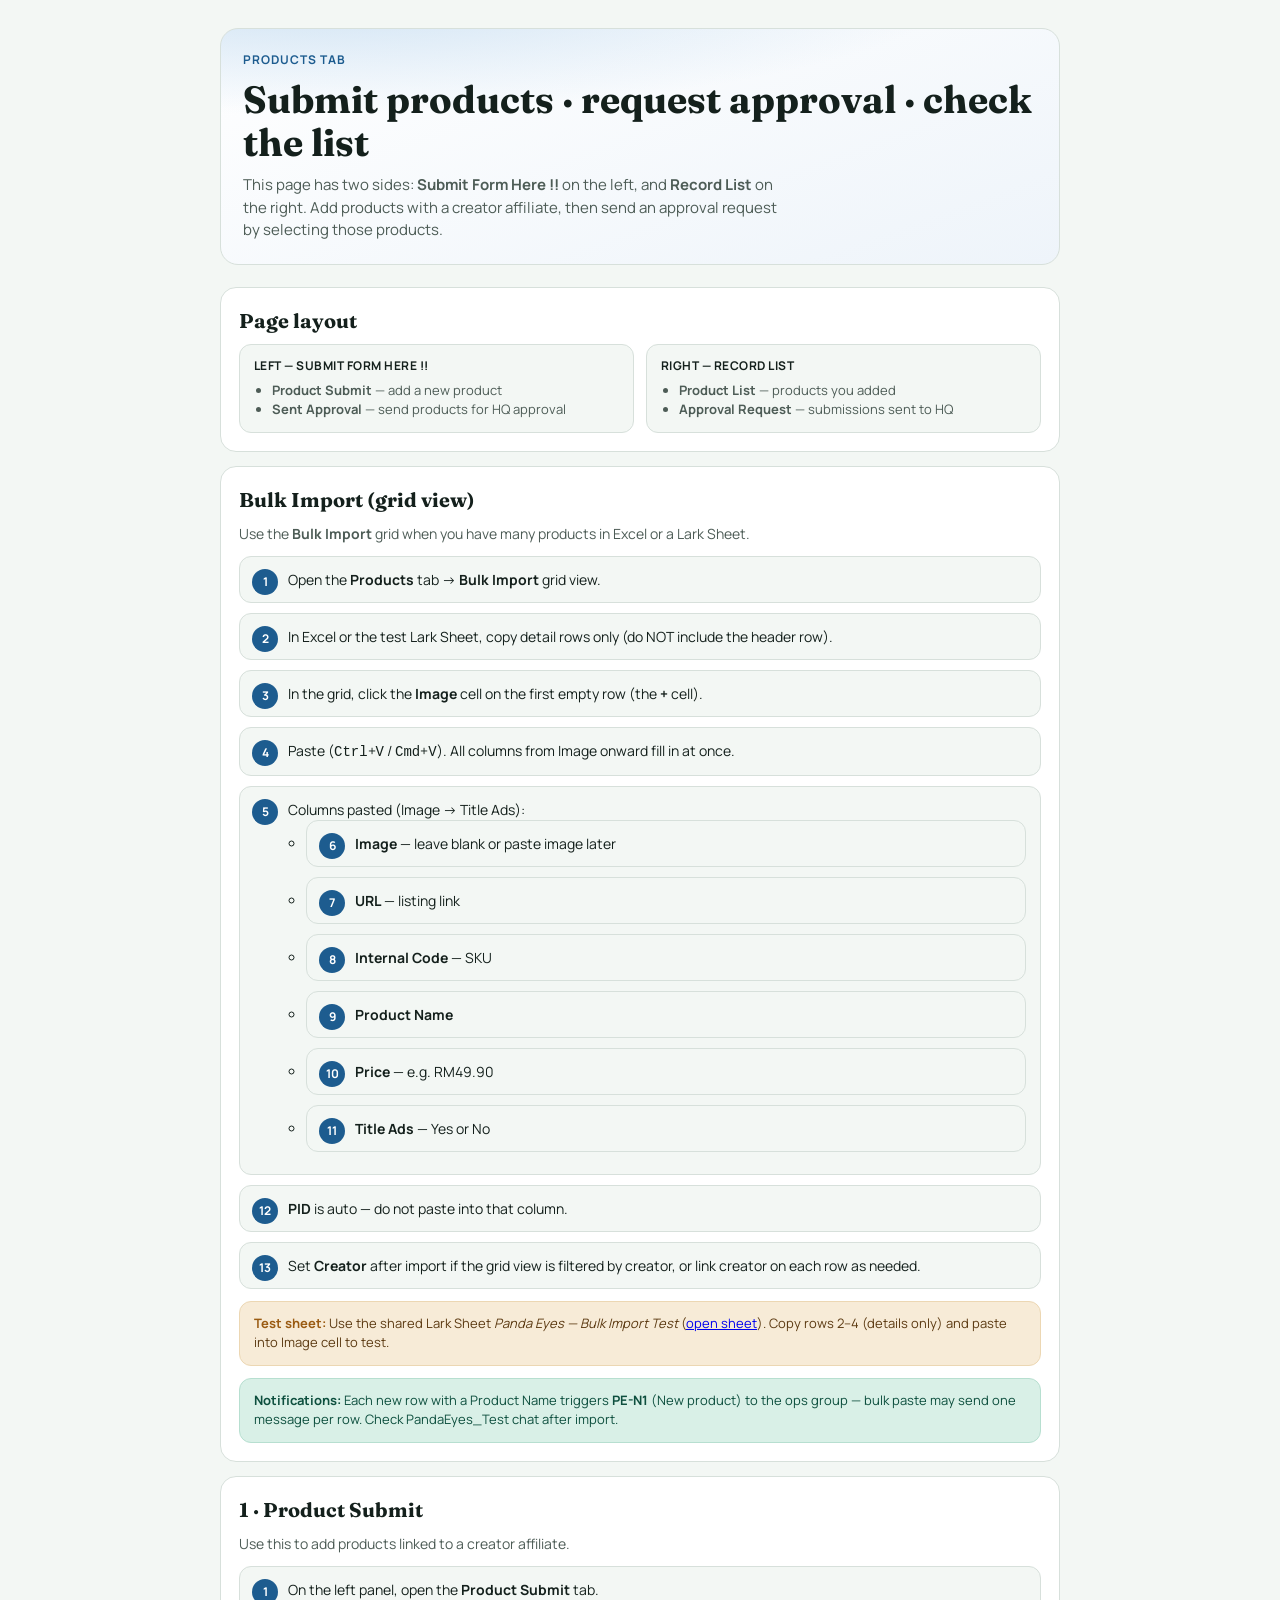
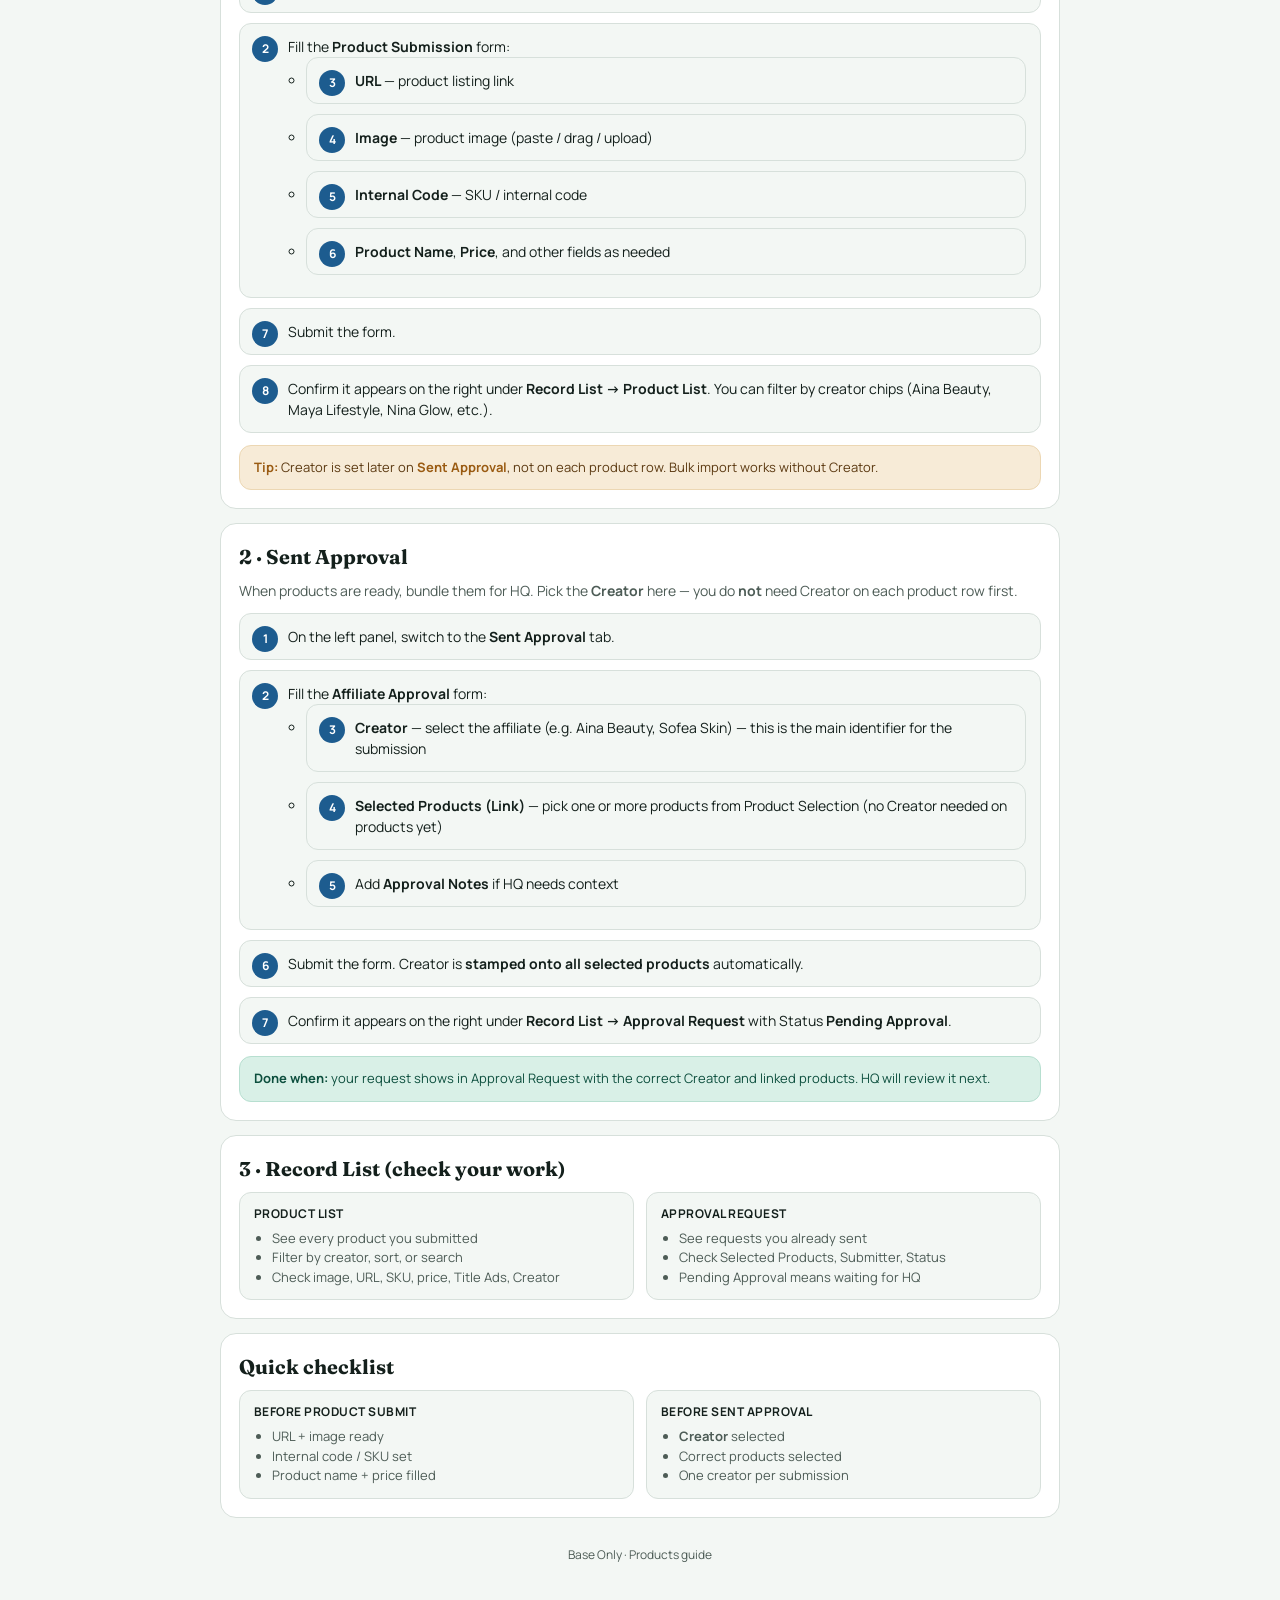
<file: base-only-guide/products.html>
<!DOCTYPE html>
<html lang="en">
<head>
  <meta charset="UTF-8" />
  <meta name="viewport" content="width=device-width, initial-scale=1" />
  <title>Products guide — Base Only</title>
  <link rel="preconnect" href="https://fonts.googleapis.com" />
  <link rel="preconnect" href="https://fonts.gstatic.com" crossorigin />
  <link href="https://fonts.googleapis.com/css2?family=Fraunces:opsz,wght@9..144,560;9..144,700&family=Manrope:wght@400;500;600;700&display=swap" rel="stylesheet" />
  <link rel="stylesheet" href="./styles.css" />
</head>
<body data-page="products">
  <div class="wrap">
    <header class="theme-products">
      <div class="eyebrow">Products tab</div>
      <h1>Submit products · request approval · check the list</h1>
      <p class="lede">
        This page has two sides: <strong>Submit Form Here !!</strong> on the left,
        and <strong>Record List</strong> on the right. Add products with a creator affiliate,
        then send an approval request by selecting those products.
      </p>
    </header>

    <section>
      <h2>Page layout</h2>
      <div class="grid-2">
        <div class="box">
          <h3>Left — Submit Form Here !!</h3>
          <ul>
            <li><strong>Product Submit</strong> — add a new product</li>
            <li><strong>Sent Approval</strong> — send products for HQ approval</li>
          </ul>
        </div>
        <div class="box">
          <h3>Right — Record List</h3>
          <ul>
            <li><strong>Product List</strong> — products you added</li>
            <li><strong>Approval Request</strong> — submissions sent to HQ</li>
          </ul>
        </div>
      </div>
    </section>

    <section>
      <h2>Bulk Import (grid view)</h2>
      <p class="who">Use the <strong>Bulk Import</strong> grid when you have many products in Excel or a Lark Sheet.</p>
      <ol class="steps">
        <li>Open the <strong>Products</strong> tab → <strong>Bulk Import</strong> grid view.</li>
        <li>In Excel or the test Lark Sheet, copy detail rows only (do NOT include the header row).</li>
        <li>In the grid, click the <strong>Image</strong> cell on the first empty row (the <strong>+</strong> cell).</li>
        <li>Paste (<kbd>Ctrl</kbd>+<kbd>V</kbd> / <kbd>Cmd</kbd>+<kbd>V</kbd>). All columns from Image onward fill in at once.</li>
        <li>Columns pasted (Image → Title Ads):
          <ul>
            <li><strong>Image</strong> — leave blank or paste image later</li>
            <li><strong>URL</strong> — listing link</li>
            <li><strong>Internal Code</strong> — SKU</li>
            <li><strong>Product Name</strong></li>
            <li><strong>Price</strong> — e.g. RM49.90</li>
            <li><strong>Title Ads</strong> — Yes or No</li>
          </ul>
        </li>
        <li><strong>PID</strong> is auto — do not paste into that column.</li>
        <li>Set <strong>Creator</strong> after import if the grid view is filtered by creator, or link creator on each row as needed.</li>
      </ol>
      <div class="tip"><strong>Test sheet:</strong> Use the shared Lark Sheet <em>Panda Eyes — Bulk Import Test</em> (<a href="https://g-asiapac.sg.larksuite.com/sheets/TdEfsN1qKho6CxtFsRkl1yngg9c" target="_blank" rel="noopener">open sheet</a>). Copy rows 2–4 (details only) and paste into Image cell to test.</div>
      <div class="ok"><strong>Notifications:</strong> Each new row with a Product Name triggers <strong>PE-N1</strong> (New product) to the ops group — bulk paste may send one message per row. Check PandaEyes_Test chat after import.</div>
    </section>

    <section>
      <h2>1 · Product Submit</h2>
      <p class="who">Use this to add products linked to a creator affiliate.</p>
      <ol class="steps">
        <li>On the left panel, open the <strong>Product Submit</strong> tab.</li>
        <li>Fill the <strong>Product Submission</strong> form:
          <ul>
            <li><strong>URL</strong> — product listing link</li>
            <li><strong>Image</strong> — product image (paste / drag / upload)</li>
            <li><strong>Internal Code</strong> — SKU / internal code</li>
            <li><strong>Product Name</strong>, <strong>Price</strong>, and other fields as needed</li>
          </ul>
        </li>
        <li>Submit the form.</li>
        <li>Confirm it appears on the right under <strong>Record List → Product List</strong>. You can filter by creator chips (Aina Beauty, Maya Lifestyle, Nina Glow, etc.).</li>
      </ol>
      <div class="tip"><strong>Tip:</strong> Creator is set later on <strong>Sent Approval</strong>, not on each product row. Bulk import works without Creator.</div>
    </section>

    <section>
      <h2>2 · Sent Approval</h2>
      <p class="who">When products are ready, bundle them for HQ. Pick the <strong>Creator</strong> here — you do <strong>not</strong> need Creator on each product row first.</p>
      <ol class="steps">
        <li>On the left panel, switch to the <strong>Sent Approval</strong> tab.</li>
        <li>Fill the <strong>Affiliate Approval</strong> form:
          <ul>
            <li><strong>Creator</strong> — select the affiliate (e.g. Aina Beauty, Sofea Skin) — this is the main identifier for the submission</li>
            <li><strong>Selected Products (Link)</strong> — pick one or more products from Product Selection (no Creator needed on products yet)</li>
            <li>Add <strong>Approval Notes</strong> if HQ needs context</li>
          </ul>
        </li>
        <li>Submit the form. Creator is <strong>stamped onto all selected products</strong> automatically.</li>
        <li>Confirm it appears on the right under <strong>Record List → Approval Request</strong> with Status <strong>Pending Approval</strong>.</li>
      </ol>
      <div class="ok"><strong>Done when:</strong> your request shows in Approval Request with the correct Creator and linked products. HQ will review it next.</div>
    </section>

    <section>
      <h2>3 · Record List (check your work)</h2>
      <div class="grid-2">
        <div class="box">
          <h3>Product List</h3>
          <ul>
            <li>See every product you submitted</li>
            <li>Filter by creator, sort, or search</li>
            <li>Check image, URL, SKU, price, Title Ads, Creator</li>
          </ul>
        </div>
        <div class="box">
          <h3>Approval Request</h3>
          <ul>
            <li>See requests you already sent</li>
            <li>Check Selected Products, Submitter, Status</li>
            <li>Pending Approval means waiting for HQ</li>
          </ul>
        </div>
      </div>
    </section>

    <section>
      <h2>Quick checklist</h2>
      <div class="grid-2">
        <div class="box">
          <h3>Before Product Submit</h3>
          <ul>
            <li>URL + image ready</li>
            <li>Internal code / SKU set</li>
            <li>Product name + price filled</li>
          </ul>
        </div>
        <div class="box">
          <h3>Before Sent Approval</h3>
          <ul>
            <li><strong>Creator</strong> selected</li>
            <li>Correct products selected</li>
            <li>One creator per submission</li>
          </ul>
        </div>
      </div>
    </section>

    <footer>Base Only · Products guide</footer>
  </div>
</body>
</html>
</file>
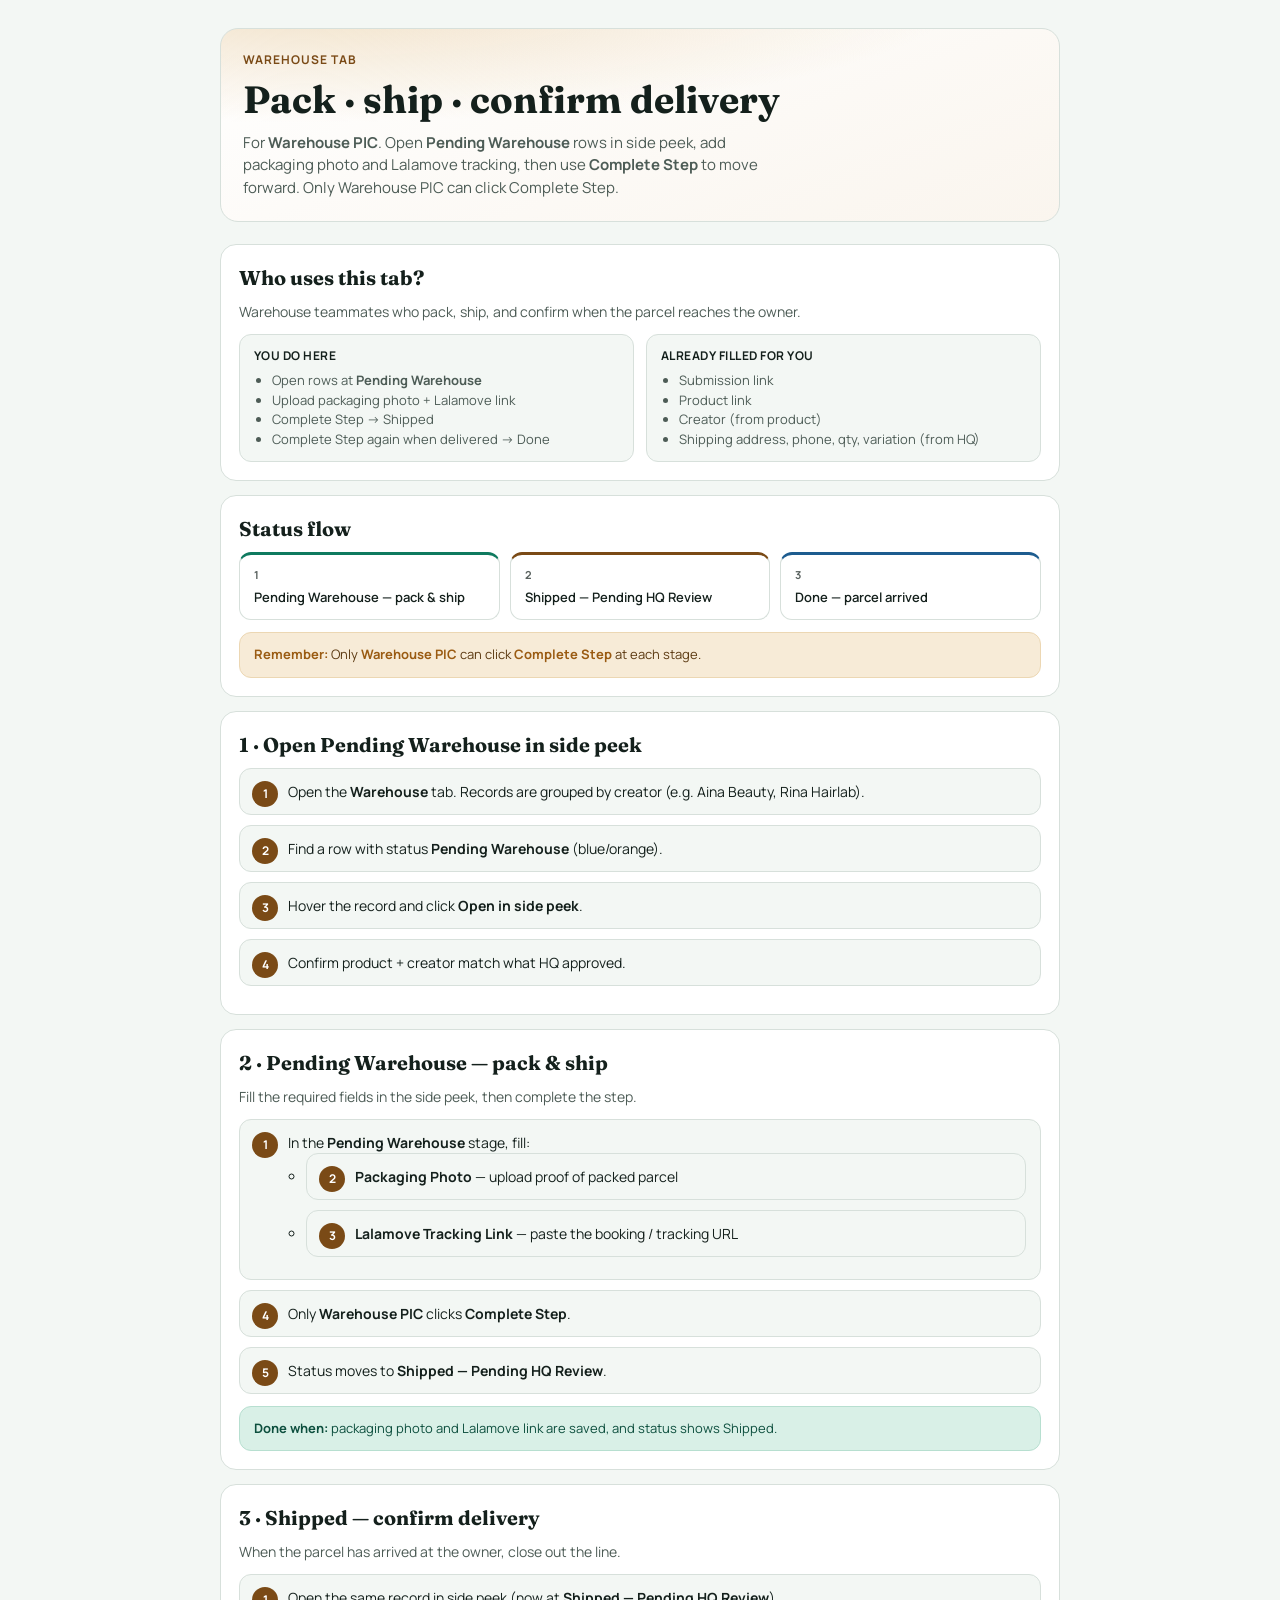
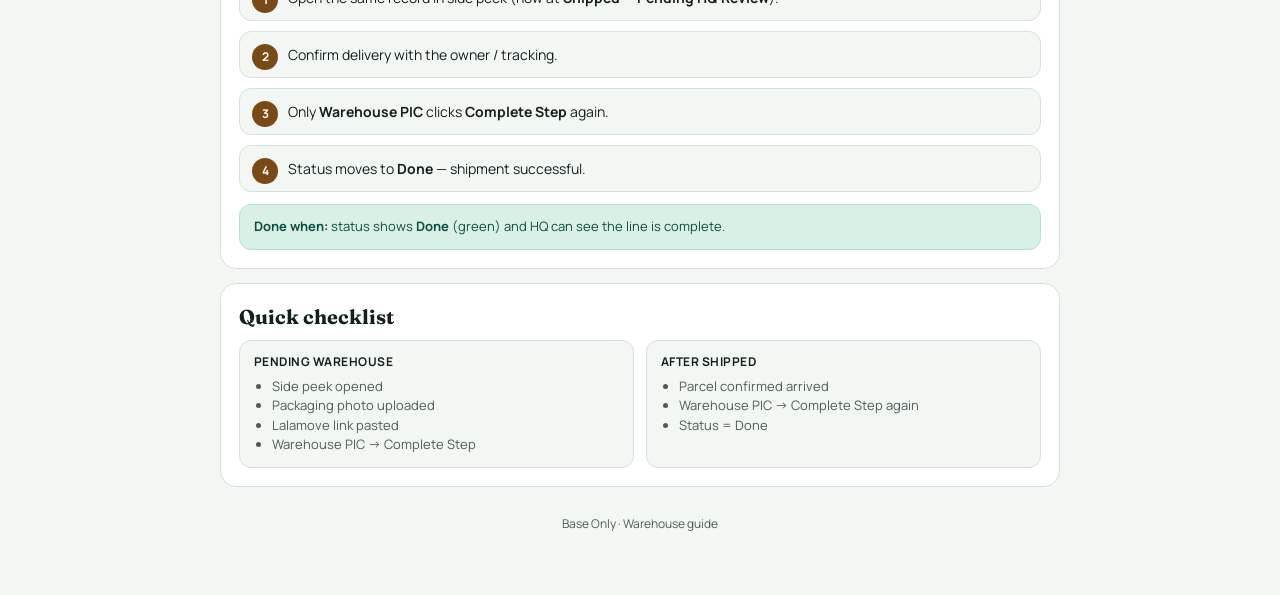
<file: base-only-guide/warehouse.html>
<!DOCTYPE html>
<html lang="en">
<head>
  <meta charset="UTF-8" />
  <meta name="viewport" content="width=device-width, initial-scale=1" />
  <title>Warehouse guide — Base Only</title>
  <link rel="preconnect" href="https://fonts.googleapis.com" />
  <link rel="preconnect" href="https://fonts.gstatic.com" crossorigin />
  <link href="https://fonts.googleapis.com/css2?family=Fraunces:opsz,wght@9..144,560;9..144,700&family=Manrope:wght@400;500;600;700&display=swap" rel="stylesheet" />
  <link rel="stylesheet" href="./styles.css" />
</head>
<body data-page="warehouse">
  <div class="wrap">
    <header class="theme-wh">
      <div class="eyebrow">Warehouse tab</div>
      <h1>Pack · ship · confirm delivery</h1>
      <p class="lede">
        For <strong>Warehouse PIC</strong>. Open <strong>Pending Warehouse</strong> rows in
        side peek, add packaging photo and Lalamove tracking, then use
        <strong>Complete Step</strong> to move forward. Only Warehouse PIC can click Complete Step.
      </p>
    </header>

    <section>
      <h2>Who uses this tab?</h2>
      <p class="who">Warehouse teammates who pack, ship, and confirm when the parcel reaches the owner.</p>
      <div class="grid-2">
        <div class="box">
          <h3>You do here</h3>
          <ul>
            <li>Open rows at <strong>Pending Warehouse</strong></li>
            <li>Upload packaging photo + Lalamove link</li>
            <li>Complete Step → Shipped</li>
            <li>Complete Step again when delivered → Done</li>
          </ul>
        </div>
        <div class="box">
          <h3>Already filled for you</h3>
          <ul>
            <li>Submission link</li>
            <li>Product link</li>
            <li>Creator (from product)</li>
            <li>Shipping address, phone, qty, variation (from HQ)</li>
          </ul>
        </div>
      </div>
    </section>

    <section>
      <h2>Status flow</h2>
      <div class="flow" aria-label="Warehouse status flow">
        <div class="flow-step hq"><span>1</span>Pending Warehouse — pack &amp; ship</div>
        <div class="flow-step wh"><span>2</span>Shipped — Pending HQ Review</div>
        <div class="flow-step products"><span>3</span>Done — parcel arrived</div>
      </div>
      <div class="tip"><strong>Remember:</strong> Only <strong>Warehouse PIC</strong> can click <strong>Complete Step</strong> at each stage.</div>
    </section>

    <section>
      <h2>1 · Open Pending Warehouse in side peek</h2>
      <ol class="steps">
        <li>Open the <strong>Warehouse</strong> tab. Records are grouped by creator (e.g. Aina Beauty, Rina Hairlab).</li>
        <li>Find a row with status <strong>Pending Warehouse</strong> (blue/orange).</li>
        <li>Hover the record and click <strong>Open in side peek</strong>.</li>
        <li>Confirm product + creator match what HQ approved.</li>
      </ol>
    </section>

    <section>
      <h2>2 · Pending Warehouse — pack &amp; ship</h2>
      <p class="who">Fill the required fields in the side peek, then complete the step.</p>
      <ol class="steps">
        <li>In the <strong>Pending Warehouse</strong> stage, fill:
          <ul>
            <li><strong>Packaging Photo</strong> — upload proof of packed parcel</li>
            <li><strong>Lalamove Tracking Link</strong> — paste the booking / tracking URL</li>
          </ul>
        </li>
        <li>Only <strong>Warehouse PIC</strong> clicks <strong>Complete Step</strong>.</li>
        <li>Status moves to <strong>Shipped — Pending HQ Review</strong>.</li>
      </ol>
      <div class="ok"><strong>Done when:</strong> packaging photo and Lalamove link are saved, and status shows Shipped.</div>
    </section>

    <section>
      <h2>3 · Shipped — confirm delivery</h2>
      <p class="who">When the parcel has arrived at the owner, close out the line.</p>
      <ol class="steps">
        <li>Open the same record in side peek (now at <strong>Shipped — Pending HQ Review</strong>).</li>
        <li>Confirm delivery with the owner / tracking.</li>
        <li>Only <strong>Warehouse PIC</strong> clicks <strong>Complete Step</strong> again.</li>
        <li>Status moves to <strong>Done</strong> — shipment successful.</li>
      </ol>
      <div class="ok"><strong>Done when:</strong> status shows <strong>Done</strong> (green) and HQ can see the line is complete.</div>
    </section>

    <section>
      <h2>Quick checklist</h2>
      <div class="grid-2">
        <div class="box">
          <h3>Pending Warehouse</h3>
          <ul>
            <li>Side peek opened</li>
            <li>Packaging photo uploaded</li>
            <li>Lalamove link pasted</li>
            <li>Warehouse PIC → Complete Step</li>
          </ul>
        </div>
        <div class="box">
          <h3>After Shipped</h3>
          <ul>
            <li>Parcel confirmed arrived</li>
            <li>Warehouse PIC → Complete Step again</li>
            <li>Status = Done</li>
          </ul>
        </div>
      </div>
    </section>

    <footer>Base Only · Warehouse guide</footer>
  </div>
</body>
</html>
</file>
<file: base-only-guide/styles.css>
:root {
  --ink: #14201c;
  --muted: #4d5c56;
  --line: #d7e0db;
  --bg: #f3f7f4;
  --card: #ffffff;
  --accent: #0f7a5f;
  --accent-soft: #d9f0e7;
  --warn: #9a5b12;
  --warn-soft: #f7ebd7;
  --products: #1d5c8f;
  --hq: #0f7a5f;
  --wh: #7a4a16;
}

* { box-sizing: border-box; }
html, body {
  margin: 0;
  padding: 0;
  background: var(--bg);
  color: var(--ink);
  font-family: "Manrope", system-ui, sans-serif;
  line-height: 1.5;
}

.wrap {
  max-width: 880px;
  margin: 0 auto;
  padding: 28px 20px 48px;
}

header {
  display: grid;
  gap: 10px;
  margin-bottom: 22px;
  padding: 22px;
  border-radius: 18px;
  border: 1px solid var(--line);
  background:
    radial-gradient(1200px 240px at 10% -20%, #c8ebe0 0%, transparent 55%),
    linear-gradient(160deg, #ffffff 0%, #eef6f2 100%);
}

header.theme-products {
  background:
    radial-gradient(1200px 240px at 10% -20%, #c9dff2 0%, transparent 55%),
    linear-gradient(160deg, #ffffff 0%, #eef4fa 100%);
}
header.theme-hq {
  background:
    radial-gradient(1200px 240px at 10% -20%, #c8ebe0 0%, transparent 55%),
    linear-gradient(160deg, #ffffff 0%, #eef6f2 100%);
}
header.theme-wh {
  background:
    radial-gradient(1200px 240px at 10% -20%, #f0dfc4 0%, transparent 55%),
    linear-gradient(160deg, #ffffff 0%, #faf5ee 100%);
}

.eyebrow {
  font-size: 12px;
  font-weight: 700;
  letter-spacing: 0.08em;
  text-transform: uppercase;
  color: var(--accent);
}
.theme-products .eyebrow { color: var(--products); }
.theme-hq .eyebrow { color: var(--hq); }
.theme-wh .eyebrow { color: var(--wh); }

h1 {
  margin: 0;
  font-family: "Fraunces", Georgia, serif;
  font-size: clamp(26px, 4vw, 38px);
  line-height: 1.12;
  font-weight: 700;
}

.lede {
  margin: 0;
  max-width: 60ch;
  color: var(--muted);
  font-size: 15px;
}

.flow {
  display: grid;
  grid-template-columns: repeat(3, 1fr);
  gap: 10px;
  margin-top: 4px;
}
.flow-step {
  padding: 12px 14px;
  border-radius: 12px;
  background: #fff;
  border: 1px solid var(--line);
  font-size: 13px;
  font-weight: 600;
}
.flow-step span {
  display: block;
  font-size: 11px;
  font-weight: 700;
  letter-spacing: 0.06em;
  text-transform: uppercase;
  margin-bottom: 4px;
  opacity: 0.7;
}
.flow-step.products { border-top: 3px solid var(--products); }
.flow-step.hq { border-top: 3px solid var(--hq); }
.flow-step.wh { border-top: 3px solid var(--wh); }

section {
  margin-bottom: 14px;
  padding: 18px;
  border-radius: 16px;
  background: var(--card);
  border: 1px solid var(--line);
}
section h2 {
  margin: 0 0 8px;
  font-family: "Fraunces", Georgia, serif;
  font-size: 20px;
}
.who {
  margin: 0 0 12px;
  color: var(--muted);
  font-size: 14px;
}

ol, ul { margin: 0; padding-left: 18px; }
li { margin: 6px 0; font-size: 14px; }

.grid-2 {
  display: grid;
  grid-template-columns: 1fr 1fr;
  gap: 12px;
}
.box {
  padding: 12px 14px;
  border-radius: 12px;
  background: var(--bg);
  border: 1px solid var(--line);
}
.box h3 {
  margin: 0 0 6px;
  font-size: 12px;
  font-weight: 700;
  letter-spacing: 0.04em;
  text-transform: uppercase;
}
.box p, .box li {
  margin: 0;
  font-size: 13px;
  color: var(--muted);
}

.steps {
  counter-reset: step;
  list-style: none;
  padding: 0;
  margin: 0;
}
.steps li {
  position: relative;
  margin: 0 0 10px;
  padding: 12px 14px 12px 48px;
  border-radius: 12px;
  background: var(--bg);
  border: 1px solid var(--line);
  font-size: 14px;
}
.steps li::before {
  counter-increment: step;
  content: counter(step);
  position: absolute;
  left: 12px;
  top: 12px;
  width: 26px;
  height: 26px;
  border-radius: 50%;
  display: grid;
  place-items: center;
  font-size: 12px;
  font-weight: 700;
  color: #fff;
  background: var(--accent);
}
.theme-products ~ .wrap .steps li::before,
body[data-page="products"] .steps li::before { background: var(--products); }
body[data-page="hq"] .steps li::before { background: var(--hq); }
body[data-page="warehouse"] .steps li::before { background: var(--wh); }

.tip {
  margin-top: 12px;
  padding: 12px 14px;
  border-radius: 12px;
  background: var(--warn-soft);
  border: 1px solid #ecd7b3;
  color: #5c3a12;
  font-size: 13px;
}
.tip strong { color: var(--warn); }

.ok {
  margin-top: 12px;
  padding: 12px 14px;
  border-radius: 12px;
  background: var(--accent-soft);
  border: 1px solid #b7dfd0;
  color: #0d4f3e;
  font-size: 13px;
}

footer {
  margin-top: 8px;
  padding: 14px 4px;
  color: var(--muted);
  font-size: 12px;
  text-align: center;
}

.access-table-wrap {
  overflow-x: auto;
  border-radius: 12px;
  border: 1px solid var(--line);
}
.access-table {
  width: 100%;
  border-collapse: collapse;
  font-size: 13px;
  background: #fff;
}
.access-table th,
.access-table td {
  padding: 11px 12px;
  text-align: left;
  border-bottom: 1px solid var(--line);
  vertical-align: middle;
}
.access-table th {
  background: var(--bg);
  font-size: 11px;
  letter-spacing: 0.05em;
  text-transform: uppercase;
  color: var(--muted);
}
.access-table tr:last-child td { border-bottom: 0; }
.pill {
  display: inline-flex;
  align-items: center;
  height: 24px;
  padding: 0 10px;
  border-radius: 999px;
  font-size: 12px;
  font-weight: 700;
  white-space: nowrap;
}
.pill.yes {
  background: var(--accent-soft);
  color: #0d4f3e;
}
.pill.no {
  background: #f1e7e7;
  color: #7a2e2e;
}

@media (max-width: 720px) {
  .flow, .grid-2 { grid-template-columns: 1fr; }
}
</file>
